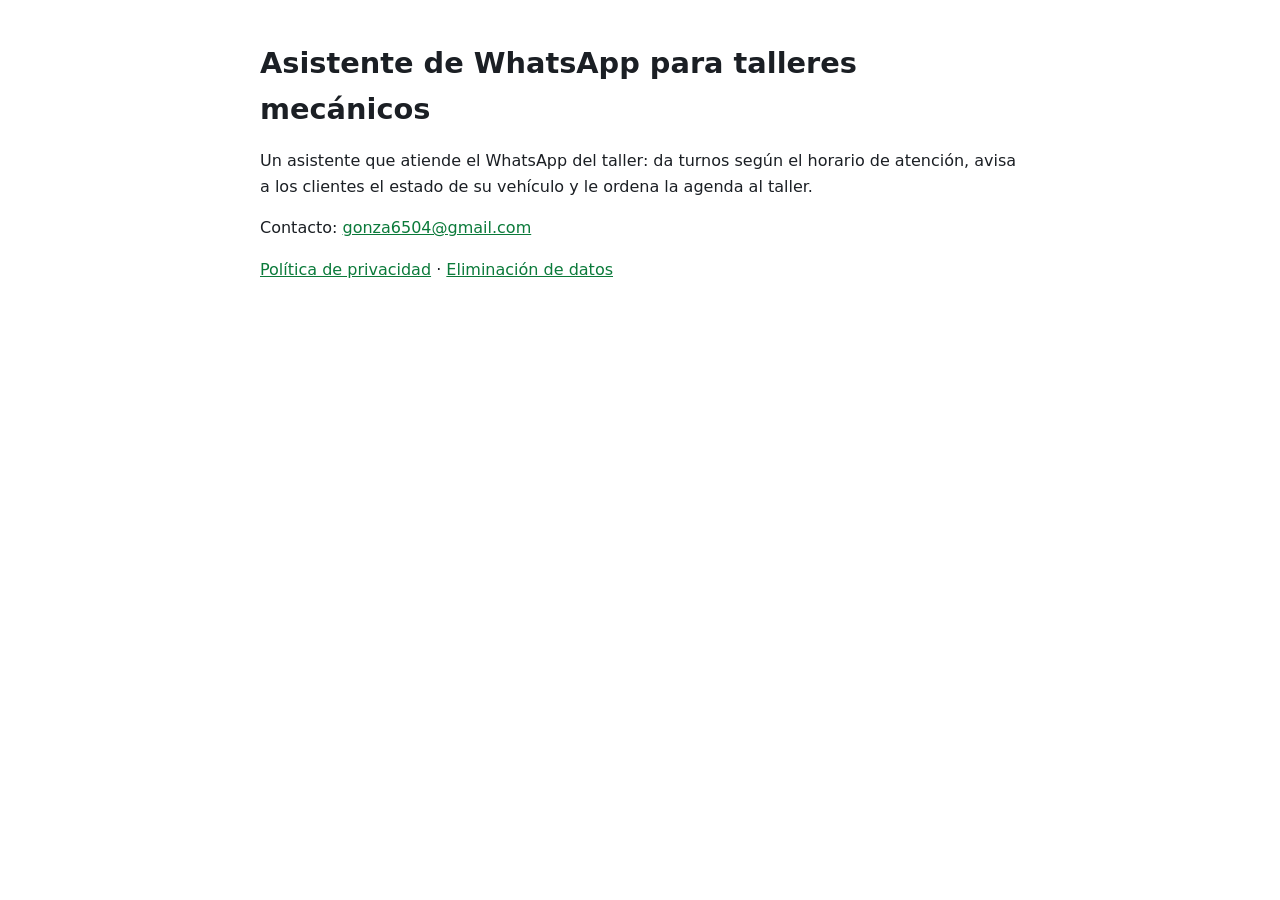
<file: index.html>
<!DOCTYPE html>
<html lang="es"><head><meta charset="utf-8"><meta name="viewport" content="width=device-width,initial-scale=1">
<title>Asistente de WhatsApp para talleres</title><link rel="stylesheet" href="estilo.css"></head><body>
<h1>Asistente de WhatsApp para talleres mecánicos</h1>
<p>Un asistente que atiende el WhatsApp del taller: da turnos según el horario de atención, avisa a los clientes el estado de su vehículo y le ordena la agenda al taller.</p>
<p>Contacto: <a href="mailto:gonza6504@gmail.com">gonza6504@gmail.com</a></p>
<p><a href="privacidad.html">Política de privacidad</a> · <a href="eliminacion-de-datos.html">Eliminación de datos</a></p>
</body></html>
</file>
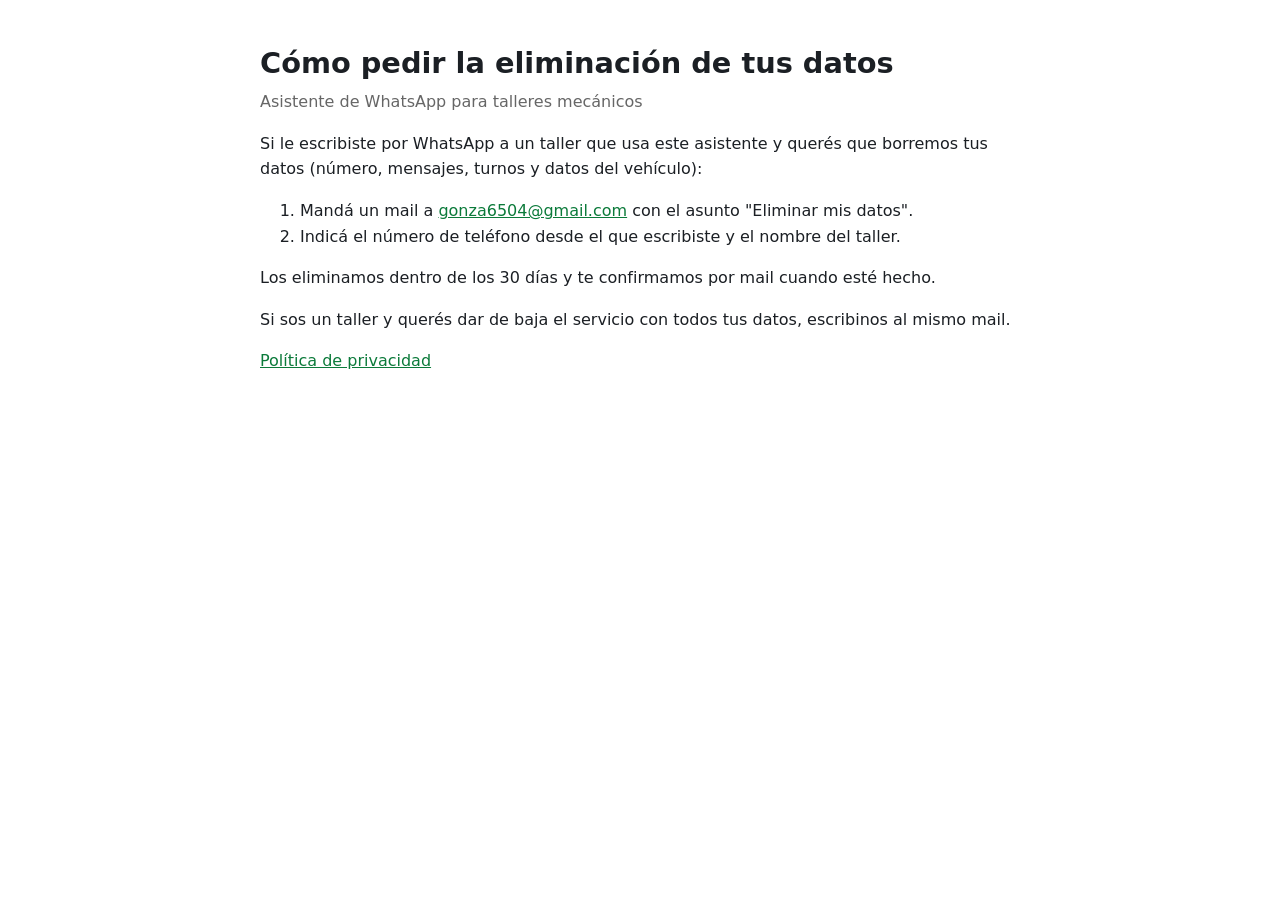
<file: eliminacion-de-datos.html>
<!DOCTYPE html>
<html lang="es"><head><meta charset="utf-8"><meta name="viewport" content="width=device-width,initial-scale=1">
<title>Eliminación de datos · Asistente de WhatsApp para talleres</title><link rel="stylesheet" href="estilo.css"></head><body>
<h1>Cómo pedir la eliminación de tus datos</h1>
<p class="fecha">Asistente de WhatsApp para talleres mecánicos</p>
<p>Si le escribiste por WhatsApp a un taller que usa este asistente y querés que borremos tus datos (número, mensajes, turnos y datos del vehículo):</p>
<ol>
<li>Mandá un mail a <a href="mailto:gonza6504@gmail.com">gonza6504@gmail.com</a> con el asunto "Eliminar mis datos".</li>
<li>Indicá el número de teléfono desde el que escribiste y el nombre del taller.</li>
</ol>
<p>Los eliminamos dentro de los 30 días y te confirmamos por mail cuando esté hecho.</p>
<p>Si sos un taller y querés dar de baja el servicio con todos tus datos, escribinos al mismo mail.</p>
<p><a href="privacidad.html">Política de privacidad</a></p>
</body></html>
</file>
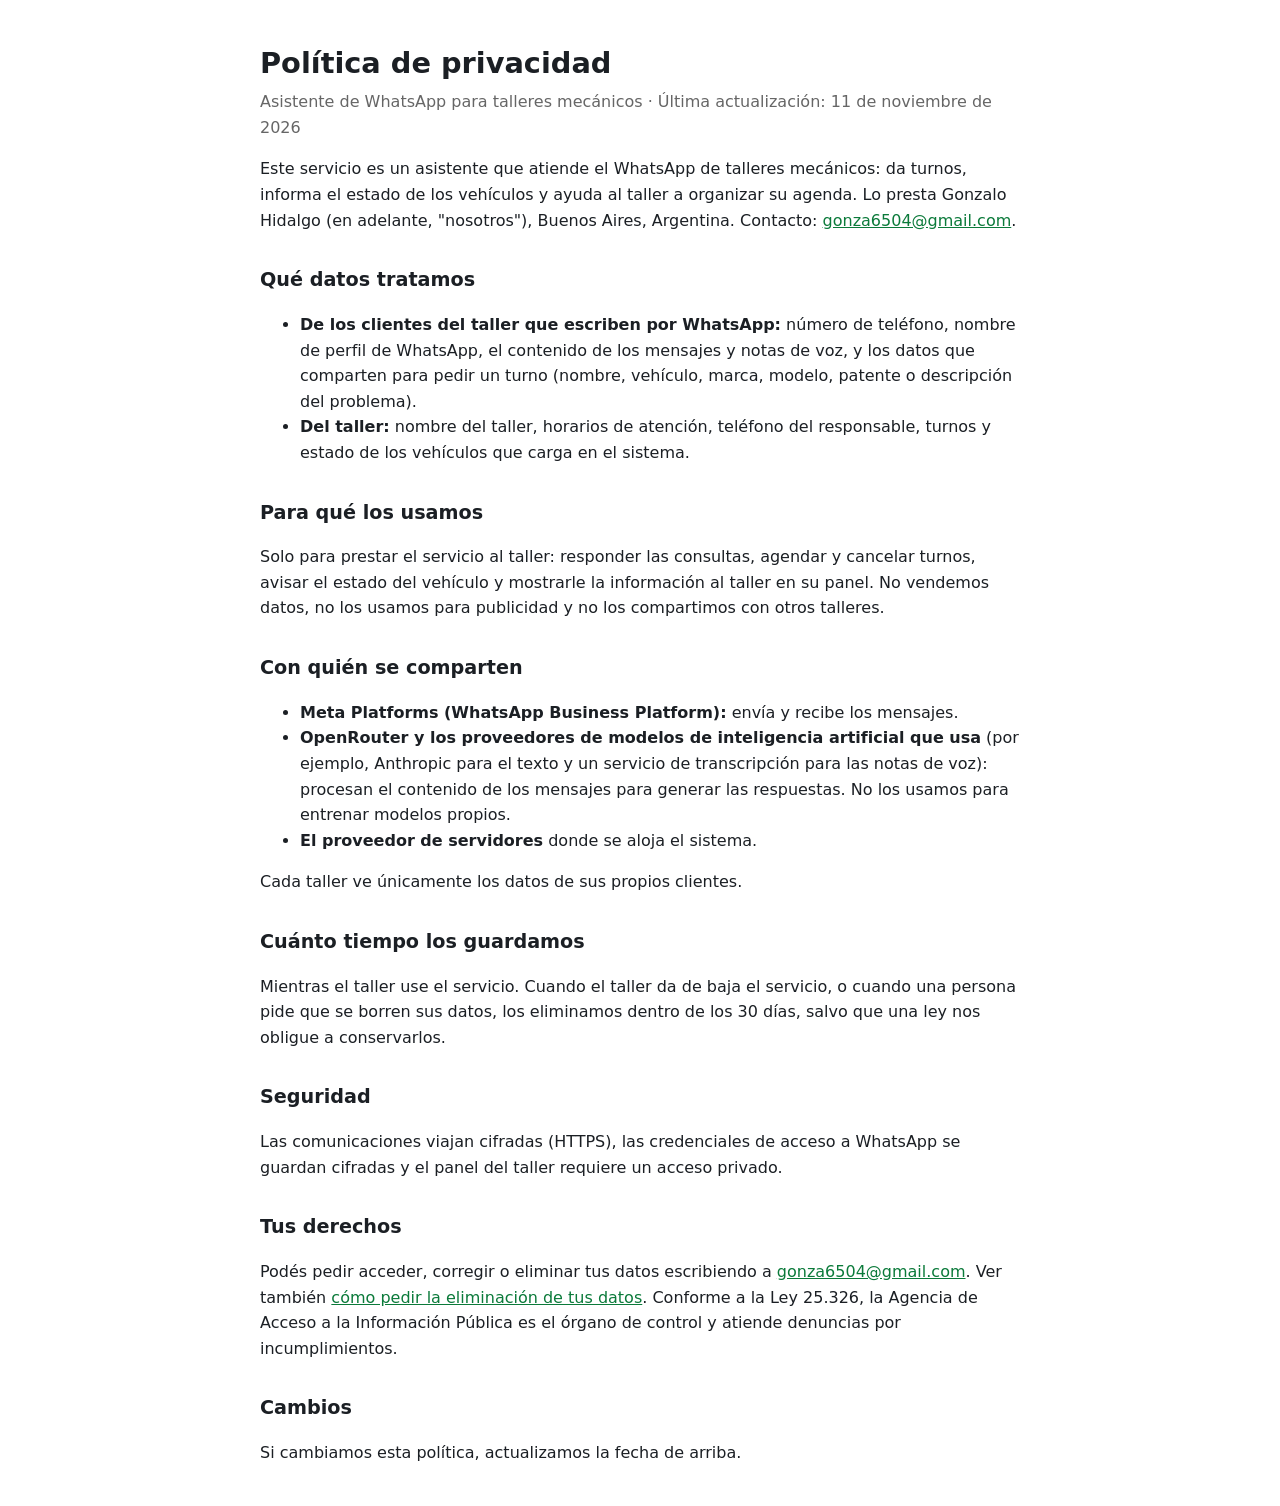
<file: privacidad.html>
<!DOCTYPE html>
<html lang="es"><head><meta charset="utf-8"><meta name="viewport" content="width=device-width,initial-scale=1">
<title>Política de privacidad · Asistente de WhatsApp para talleres</title><link rel="stylesheet" href="estilo.css"></head><body>
<h1>Política de privacidad</h1>
<p class="fecha">Asistente de WhatsApp para talleres mecánicos · Última actualización: 11 de noviembre de 2026</p>

<p>Este servicio es un asistente que atiende el WhatsApp de talleres mecánicos: da turnos, informa el estado de los vehículos y ayuda al taller a organizar su agenda. Lo presta Gonzalo Hidalgo (en adelante, "nosotros"), Buenos Aires, Argentina. Contacto: <a href="mailto:gonza6504@gmail.com">gonza6504@gmail.com</a>.</p>

<h2>Qué datos tratamos</h2>
<ul>
<li><b>De los clientes del taller que escriben por WhatsApp:</b> número de teléfono, nombre de perfil de WhatsApp, el contenido de los mensajes y notas de voz, y los datos que comparten para pedir un turno (nombre, vehículo, marca, modelo, patente o descripción del problema).</li>
<li><b>Del taller:</b> nombre del taller, horarios de atención, teléfono del responsable, turnos y estado de los vehículos que carga en el sistema.</li>
</ul>

<h2>Para qué los usamos</h2>
<p>Solo para prestar el servicio al taller: responder las consultas, agendar y cancelar turnos, avisar el estado del vehículo y mostrarle la información al taller en su panel. No vendemos datos, no los usamos para publicidad y no los compartimos con otros talleres.</p>

<h2>Con quién se comparten</h2>
<ul>
<li><b>Meta Platforms (WhatsApp Business Platform):</b> envía y recibe los mensajes.</li>
<li><b>OpenRouter y los proveedores de modelos de inteligencia artificial que usa</b> (por ejemplo, Anthropic para el texto y un servicio de transcripción para las notas de voz): procesan el contenido de los mensajes para generar las respuestas. No los usamos para entrenar modelos propios.</li>
<li><b>El proveedor de servidores</b> donde se aloja el sistema.</li>
</ul>
<p>Cada taller ve únicamente los datos de sus propios clientes.</p>

<h2>Cuánto tiempo los guardamos</h2>
<p>Mientras el taller use el servicio. Cuando el taller da de baja el servicio, o cuando una persona pide que se borren sus datos, los eliminamos dentro de los 30 días, salvo que una ley nos obligue a conservarlos.</p>

<h2>Seguridad</h2>
<p>Las comunicaciones viajan cifradas (HTTPS), las credenciales de acceso a WhatsApp se guardan cifradas y el panel del taller requiere un acceso privado.</p>

<h2>Tus derechos</h2>
<p>Podés pedir acceder, corregir o eliminar tus datos escribiendo a <a href="mailto:gonza6504@gmail.com">gonza6504@gmail.com</a>. Ver también <a href="eliminacion-de-datos.html">cómo pedir la eliminación de tus datos</a>. Conforme a la Ley 25.326, la Agencia de Acceso a la Información Pública es el órgano de control y atiende denuncias por incumplimientos.</p>

<h2>Cambios</h2>
<p>Si cambiamos esta política, actualizamos la fecha de arriba.</p>
</body></html>
</file>
<file: estilo.css>
body{font-family:system-ui,-apple-system,"Segoe UI",sans-serif;max-width:760px;margin:40px auto;padding:0 20px;line-height:1.6;color:#1b1f24}
h1{font-size:1.8rem;margin-bottom:.2rem}h2{font-size:1.2rem;margin-top:2rem}
.fecha{color:#666;margin-top:0}a{color:#0b7a3a}
</file>
